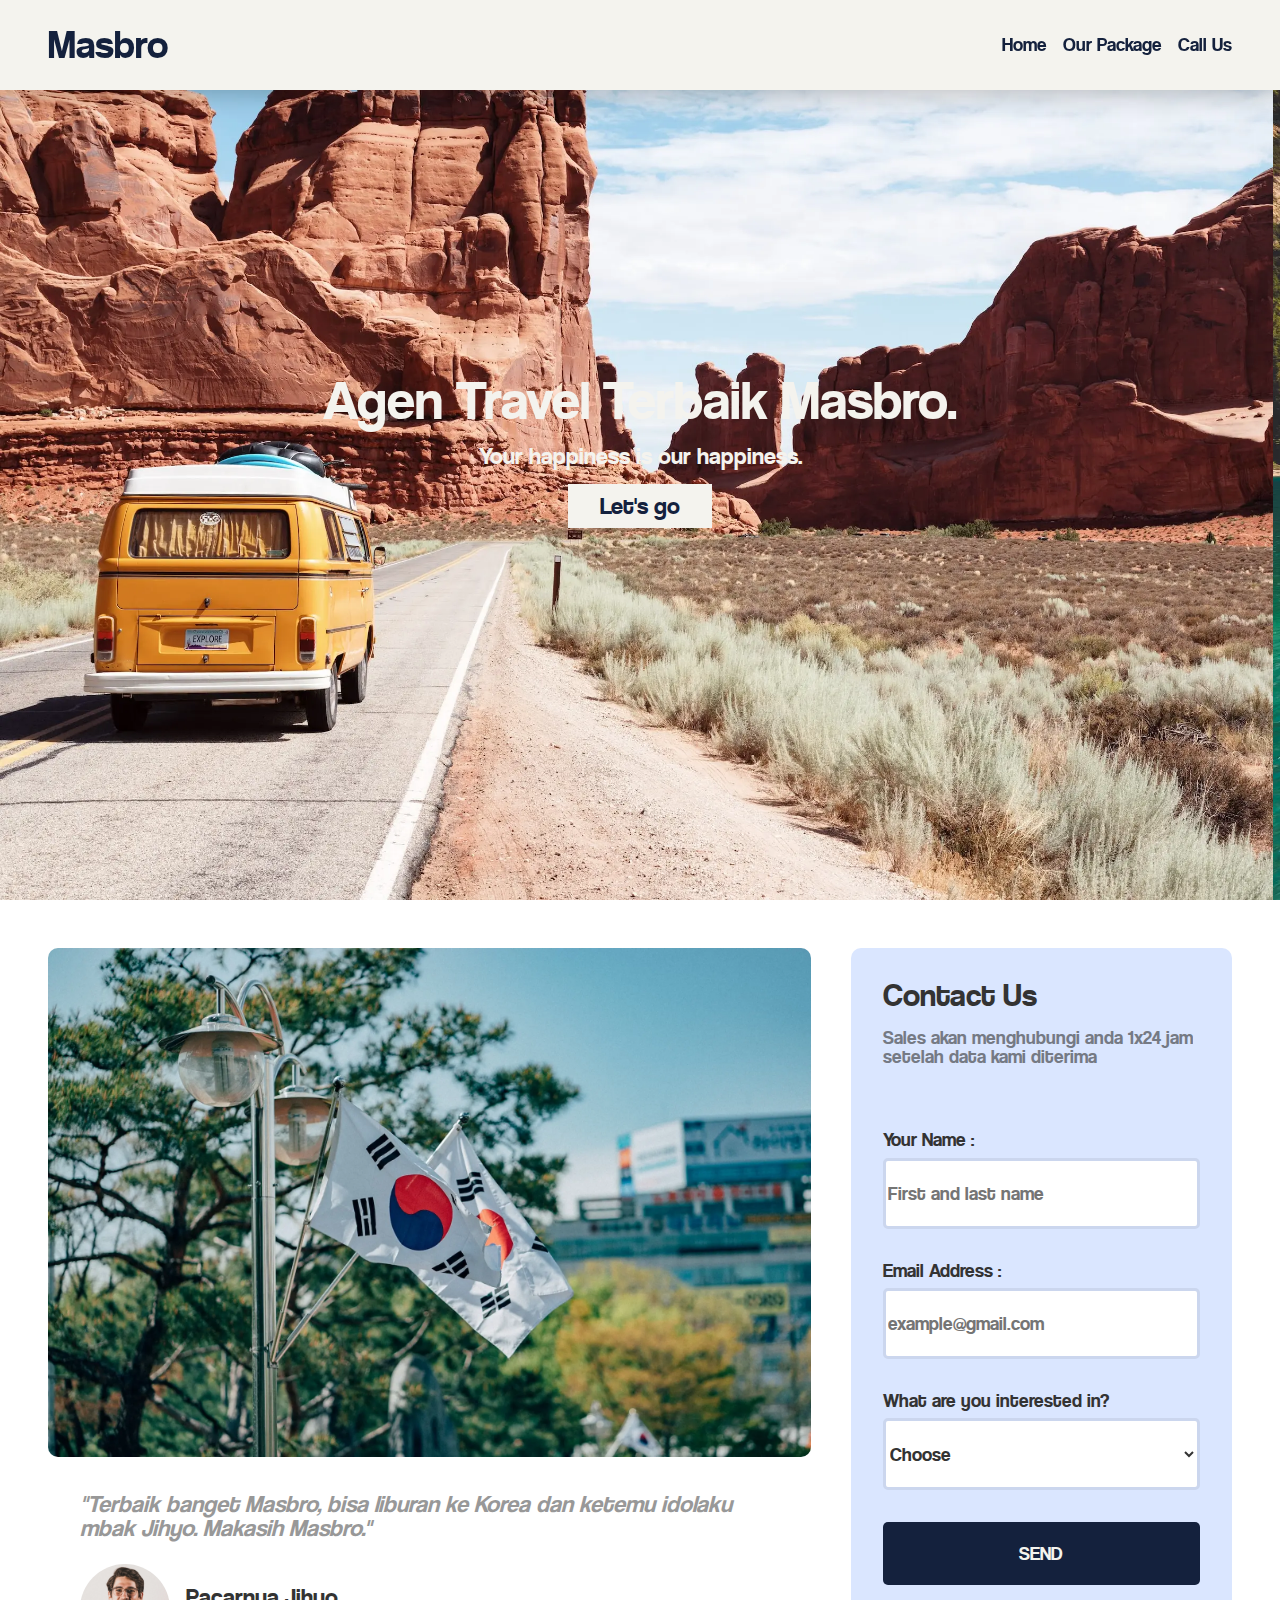
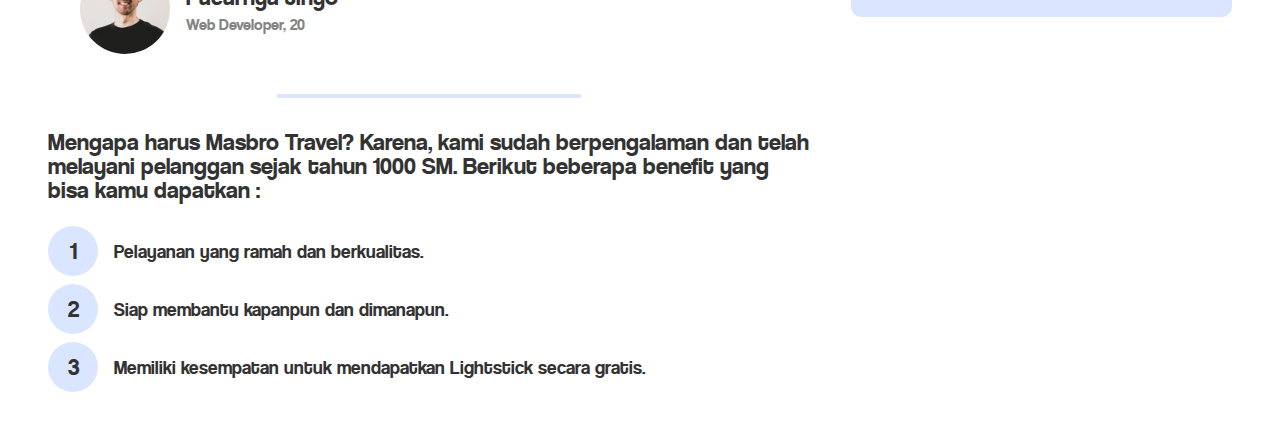
<file: index.html>
<!DOCTYPE html>
<html lang="en">

<head>
    <meta charset="UTF-8">
    <meta http-equiv="X-UA-Compatible" content="IE=edge">
    <meta name="viewport" content="width=device-width, initial-scale=1.0">
    <link rel="stylesheet" href="css/style.css">
    <link rel="stylesheet" href="css/reset.css">
    <link rel="stylesheet" href="css/font.css">
    <link rel="stylesheet" type="text/css" href="js/slick/slick/slick.css" />
    <link href="assets/icons/css/fontawesome.css" rel="stylesheet">
    <link href="assets/icons/css/brands.css" rel="stylesheet">
    <link href="assets/icons/css/solid.css" rel="stylesheet">
    <title>Masbro Travel</title>
</head>

<body>
    <nav class="navbar">
        <section class="brand-wrapper">
            <span class="brand">Masbro</span>
        </section>
        <section class="nav-link-wrapper">
            <div class="nav-link">
                <a href="#" class="nav-item home">Home</a>
                <a href="#package" class="nav-item package">Our Package</a>
                <a href="#call" class="nav-item call">Call Us</a>
            </div>
        </section>
    </nav>
    <main class="hero-wrapper">
        <section class="hero">
            <img src="image/dino-reichmuth-A5rCN8626Ck-unsplash.webp" alt="" class="gambar">
            <img src="image/ezgif.com-gif-maker.webp" alt="" class="gambar">
            <img src="image/ezgif.com-gif-maker (1).webp" alt="" class="gambar">
        </section>
        <header class="header-wrapper">
            <section class="title-wrapper">
                <span class="title">Agen Travel Terbaik Masbro.</span>
            </section>
            <section class="sub-title-wrapper">
                <span class="subtitle">Your happiness is our happiness.</span>
            </section>
            <section class="button-wrapper">
                <button type="button" class="button">Let's go</button>
                <i class="fa-solid fa-arrow-right arrow"></i>
            </section>
        </header>
    </main>

    <main class="contact-wrapper">
        <section class="testimoni-wrapper">
            <section class="testimoni">
                <section class="gambar-testimoni">
                    <img src="image/daniel-bernard-qjsmpf0aO48-unsplash.webp" alt="">
                </section>
                <section class="customer">
                    <section class="ulasan">
                        <span><i>"Terbaik banget Masbro, bisa liburan ke Korea dan ketemu idolaku mbak Jihyo. Makasih Masbro."</i></span>
                    </section>
                    <section class="user">
                        <img src="image/alexander-hipp-iEEBWgY_6lA-unsplash.webp" alt="">
                        <div class="user-detail">
                            <span>Pacarnya Jihyo</span>
                            <span>Web Developer, 20</span>
                        </div>
                    </section>
                </section>
            </section>
            <div class="garis"></div>
            <section class="information">
                <section class="info-header">
                    <span>Mengapa harus Masbro Travel? Karena, kami sudah berpengalaman dan telah melayani pelanggan sejak tahun 1000 SM. Berikut beberapa benefit yang bisa kamu dapatkan : </span>
                </section>
                <section class="info-list">
                    <div class="list list-1">
                        <div class="number number-1">1</div>
                        <span class="benefit">Pelayanan yang ramah dan berkualitas.</span>
                    </div>
                    <div class="list list-2">
                        <div class="number number-2">2</div>
                        <span class="benefit">Siap membantu kapanpun dan dimanapun.</span>
                    </div>
                    <div class="list list-3">
                        <div class="number number-3">3</div>
                        <span class="benefit">Memiliki kesempatan untuk mendapatkan Lightstick secara gratis.</span>
                    </div>
                </section>
            </section>
        </section>
        <section class="contact-us-wrapper">
            <div class="contact-header">
                <span>Contact Us</span>
                <span>Sales akan menghubungi anda 1x24 jam setelah data kami diterima</span>
            </div>
            <div class="form-wrapper">
                <form action="" class="form">
                    <div class="data">
                        <label for="name">Your Name :</label>
                        <input type="text" name="name" class="name" placeholder="First and last name" minlength="5" id="name">
                    </div>
                    <div class="data">
                        <label for="email">Email Address :</label>
                        <input type="email" name="email" placeholder="example@gmail.com" class="email" id="email">
                    </div>
                    <div class="data">
                        <label for="interest">What are you interested in?</label>
                        <select name="interest" class="interest" id="interest">
                            <option value="" disabled selected>Choose</option>
                            <option value="travel">Travel</option>
                            <option value="writing">Writing</option>
                            <option value="gaming">Gaming</option>
                        </select>
                    </div>
                    <div class="data">
                        <button type="button" class="submit-form">SEND</button>
                    </div>
                </form>
            </div>
        </section>
    </main>





    <script src="https://cdnjs.cloudflare.com/ajax/libs/jquery/3.6.3/jquery.min.js"
        integrity="sha512-STof4xm1wgkfm7heWqFJVn58Hm3EtS31XFaagaa8VMReCXAkQnJZ+jEy8PCC/iT18dFy95WcExNHFTqLyp72eQ=="
        crossorigin="anonymous" referrerpolicy="no-referrer"></script>
    <script type="text/javascript" src="js/slick/slick/slick.min.js"></script>
    <script src="js/slick.js"></script>
    <script src="js/script.js"></script>
</body>

</html>
</file>
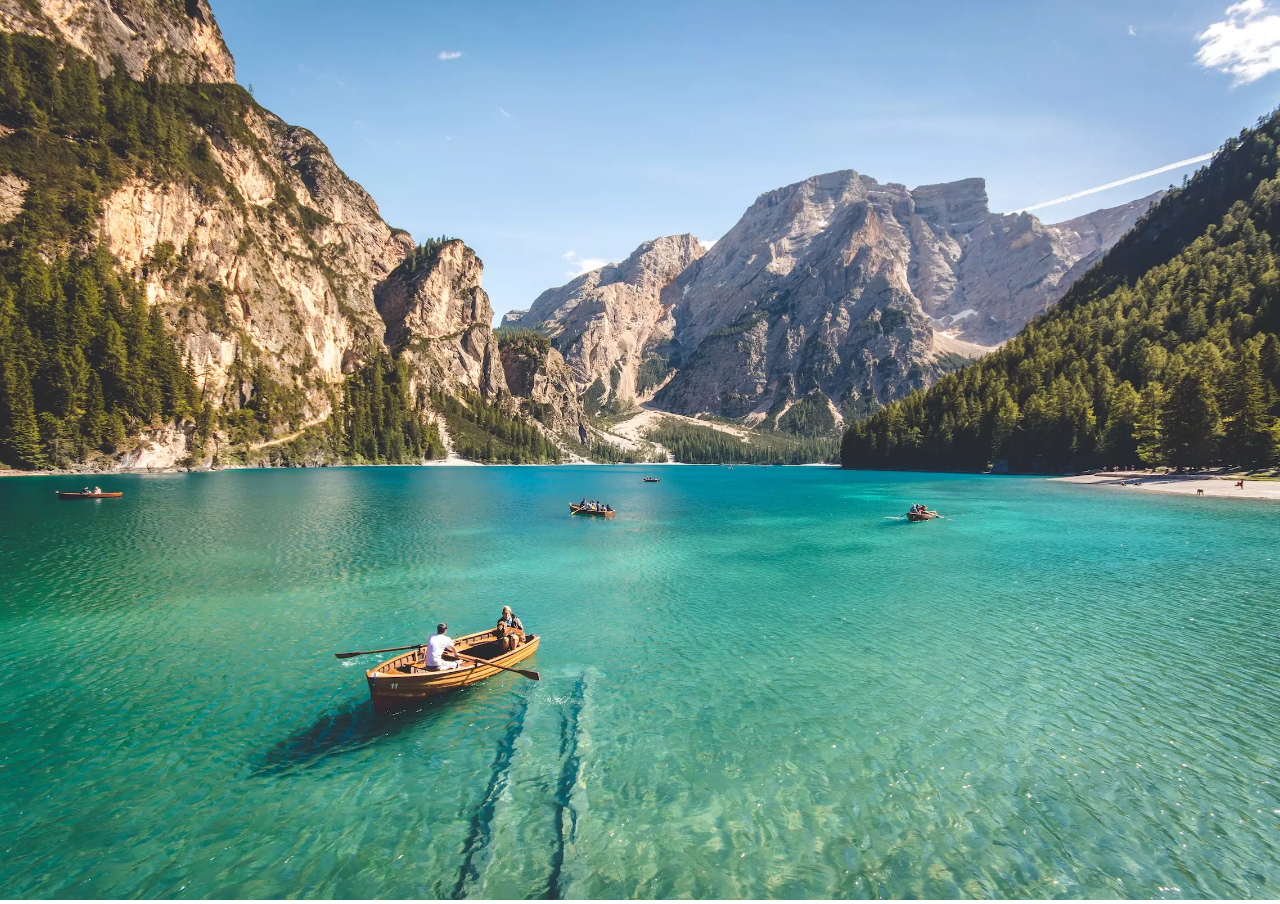
<file: coba.html>
<!DOCTYPE html>
<html lang="en">

<head>
    <meta charset="UTF-8">
    <meta http-equiv="X-UA-Compatible" content="IE=edge">
    <meta name="viewport" content="width=device-width, initial-scale=1.0">
    <title>Document</title>
    <style>
        * {
            margin: 0;
            padding: 0;
        }

        body {
            overflow-x: hidden;
        }

        .container {
            margin: 0 auto;
            height: 100vh;
            width: 100%;
        }

        .slides {
            display: flex;
            height: 100%;
        }

        .slide {
            min-width: 100%;
        }

        .slide img {
            height: 100%;
            width: 100%;
            object-fit: cover;
        }
    </style>
</head>

<body>
    <main class="container">
        <div class="slides">
            <div class="slide">
                <img src="image/ezgif.com-gif-maker.webp" alt="">
            </div>
            <div class="slide">
                <img src="image/ezgif.com-gif-maker (1).webp" alt="">
            </div>
            <div class="slide">
                <img src="image/dino-reichmuth-A5rCN8626Ck-unsplash.webp" alt="">
            </div>
        </div>
    </main>


    <script>
        const slide = document.querySelector('.slides')
        const interval = 3000

        let slides = document.querySelectorAll('.slide')
        let index = 1

        const firstClone = slides[0].cloneNode(true)
        const lastClone = slides[slides.length - 1].cloneNode(true)

        firstClone.id = 'first-clone'
        lastClone.id = 'last-clone'

        slide.append(firstClone)
        slide.prepend(lastClone)

        const slideWidth = slides[index].clientWidth

        slide.style.transform = `translateX(${-slideWidth * index}px)`

        const startSlide = () => {
            setInterval(() => {
                index++
                slide.style.transform = `translateX(${-slideWidth * index}px)`
                slide.style.transition = '2s ease-in-out'
            }, interval);
        }

        startSlide()

        slide.addEventListener('transitionend', () => {
            slides = document.querySelectorAll('.slide')

            if (slides[index].id == 'first-clone') {
                slide.style.transition = 'none'
                index = 1
                slide.style.transform = `translateX(${-slideWidth * index}px)`
            }
        })

    </script>


</body>

</html>
</file>
<file: css/style.css>
:root {
    --primary: #14213D;
    --secondary: #F4F3EE;
    --normal: 1.5rem;
    --black: #333;
    --bg: #dae6ff;
    --2rem: 2rem;
    --border: #d1d1d1;
}

html {
    scroll-behavior: smooth;
}

body {
    overflow-x: hidden;
    font-family: 'coolveticaregular';
}

.navbar {
    position: fixed;
    top: 0;
    left: 0;
    width: 100%;
    height: 10vh;
    background-color: var(--secondary);
    display: flex;
    align-items: center;
    justify-content: space-between;
    padding: 0 3rem;
    box-sizing: border-box;
    box-shadow: 0 1px 30px rgba(0, 0, 0, 0.288);
    z-index: 10000;
}

.brand-wrapper {
    height: 100%;
}

.brand {
    display: flex;
    align-items: center;
    height: 100%;
    font-size: 2.5rem;
    color: var(--primary);
    transition: 200ms ease-in-out;
}

.nav-link {
    display: flex;
    column-gap: 1rem;
}

.nav-item {
    font-size: 1.2rem;
    text-decoration: none;
    color: var(--primary);
    outline: transparent;
    transition: all 200ms ease-in-out;
}

.nav-item:hover,
.nav-item:focus {
    transform: translateY(-3px);
}

.hero-wrapper {
    position: relative;
}

.hero {
    height: 100vh;
    width: 100%;
    display: flex;
    z-index: -1;
}

.hero-slide {
    min-width: 100%;
    position: relative;
}

.hero-slide::after {
    content: '';
    position: absolute;
    top: 0;
    left: 0;
    right: 0;
    bottom: 0;
    background-color: #000000a1;
}

.hero img {
    height: 100%;
    width: 100%;
    object-fit: cover;
}

.header-wrapper {
    position: absolute;
    top: 0;
    left: 0;
    z-index: 5;
    height: 100vh;
    width: 100vw;
    display: flex;
    align-items: center;
    justify-content: center;
    flex-direction: column;
    color: var(--secondary);
    row-gap: 1rem;
}

.title {
    font-size: 3.5rem;
}

.subtitle {
    font-size: 1.5rem;
}

.button-wrapper {
    position: relative;
    display: flex;
    align-items: center;
}

.button {
    position: relative;
    outline: transparent;
    font-family: inherit;
    border: none;
    font-size: 1.5rem;
    padding: .5rem 2rem;
    background-color: var(--secondary);
    color: var(--primary);
    z-index: 1;
    transition: all 200ms ease-in-out;
}

.button::before {
    content: '';
    position: absolute;
    top: 0;
    left: 0;
    right: 0;
    bottom: 0;
    background-color: var(--primary);
    transform-origin: left;
    transform: scaleX(0);
    z-index: -1;
    transition: all 200ms ease-in-out;
}

.arrow {
    font-size: 1.2rem;
    color: var(--secondary);
    position: absolute;
    top: 50%;
    left: 80%;
    transform: translate(-50%, -50%) rotate(180deg);
    z-index: -1;
    transition: left 200ms ease-in-out;
}

.button:hover::before,
.button:focus::before {
    transform: scaleX(1);
}

.button:hover,
.button:focus {
    color: var(--secondary);
}

.button:hover~.arrow,
.button:focus~.arrow {
    left: 120%;
    transform: translate(-50%, -50%) rotate(0);
}

.contact-wrapper {
    padding: 3rem;
    display: grid;
    grid-template-columns: 2fr 1fr;
    justify-items: center;
    column-gap: 2.5rem;
    color: var(--black);
}

.testimoni-wrapper {
    width: 100%;
}

.testimoni {
    display: flex;
    flex-direction: column;
}

.gambar-testimoni img {
    width: 100%;
    border-radius: 10px;
}

.customer {
    display: flex;
    flex-direction: column;
    align-items: start;
    justify-content: center;
    padding: 2rem;
    width: 100%;
    gap: 1.5rem;
    box-sizing: border-box;
}

.ulasan {
    opacity: .5;
    font-size: var(--normal);
}

.user {
    display: flex;
    gap: 1rem;
    align-items: center;
}

.user img {
    height: 10vh;
    border-radius: 50%;
}

.user-detail {
    display: flex;
    flex-direction: column;
    gap: .5rem;
}

.user-detail span:nth-child(1) {
    font-size: var(--normal);
}

.user-detail span:nth-child(2) {
    opacity: .6;
}

.garis {
    position: relative;
    width: 100%;
    border-radius: 2px;
    height: 4px;
    margin: .5rem 0 2rem 0;
}

.garis::before {
    content: '';
    position: absolute;
    left: 50%;
    transform: translateX(-50%);
    border-radius: 2px;
    width: 40%;
    height: 100%;
    background-color: var(--bg);
}

.information {
    display: flex;
    flex-direction: column;
    gap: 1.5rem;
    width: 100%;
}

.info-header {
    font-size: var(--normal);
}

.info-list {
    display: flex;
    flex-direction: column;
    gap: .5rem;
}

.number {
    font-size: var(--normal);
    margin-right: 1rem;
    background-color: var(--bg);
    height: 50px;
    width: 50px;
    display: flex;
    align-items: center;
    justify-content: center;
    border-radius: 50%;
}

.list {
    display: flex;
    align-items: center;
}

.benefit {
    font-size: 1.2rem;
}

.contact-us-wrapper {
    width: 100%;
    border-radius: 10px;
    background-color: #dae6ff;
    padding: 2rem;
    box-sizing: border-box;
    align-self: self-start;
}

.contact-header {
    display: flex;
    flex-direction: column;
    gap: 1rem;
    margin-bottom: 4rem;
}

.contact-header span:nth-child(1) {
    font-size: var(--2rem);
}

.contact-header span:nth-child(2) {
    font-size: 1.2rem;
    opacity: .6;
}

.data {
    font-size: 1.2rem;
    display: flex;
    flex-direction: column;
}

.data:not(:last-child) {
    margin-bottom: 2rem;
}

.data label {
    margin-bottom: .5rem;
}

.data input {
    height: 7vh;
    font-size: 1.2rem;
    border-radius: 5px;
    font-family: inherit;
    outline: transparent;
    border: 3px solid #cbd6ee;
    transition: all 200ms ease-in-out;
}


.interest {
    border-radius: 5px;
    font-size: 1.2rem;
    border: 3px solid #cbd6ee;
    outline: transparent;
    font-family: inherit;
    height: 8vh;
    color: var(--black);
    background-color: white;
}

.form input:invalid {
    border: 3px solid red;
}

.submit-form {
    outline: transparent;
    border: none;
    font-family: inherit;
    height: 7vh;
    border-radius: 5px;
    font-size: 1.2rem;
    color: var(--secondary);
    background-color: var(--primary);
    overflow: hidden;
    transition: all 200ms ease-in-out;
    cursor: pointer;
}

.submit-form:hover,
.submit-form:focus {
    transform: scale(.95);
}

.package-title {
    height: 15vh;
    width: 100%;
    background-color: var(--bg);
    display: flex;
    align-items: center;
    justify-content: center;
    font-size: 2rem;
    color: var(--primary);
}

.package-wrapper {
    padding: 3rem;
}

.package-1, .package-2 {
    display: grid;
    grid-template-columns: repeat(3, 1fr);
}

.package-list {
    display: grid;
    grid-template-columns: auto 1fr;
    grid-template-rows: 1fr;
    gap: 1rem;
}

.icon-wrapper {
    display: flex;
    align-items: center;
    justify-content: center;
    height: 50px;
    width: 50px;
    background-color: var(--bg);
    border-radius: 50%;
}

.icon-wrapper > svg {
    height: 1.5rem;
}

.icon-wrapper svg path{
    color: #91abe7;
}

.package-desc {
    display: flex;
    flex-direction: column;
    gap: 1rem;
    padding: .8rem 0;
}

.package-desc header {
    color: var(--primary);
    font-size: var(--normal);
}

.package-desc span {
    color: var(--black);
    opacity: .6;
    font-size: 1.1rem;
}

.garis-package {
    position: relative;
    width: 100%;
    height: 4px;
    margin: 3rem 0;
}

.garis-package::before {
    content: '';
    position: absolute;
    height: 100%;
    width: 30%;
    left: 50%;
    border-radius: 2px;
    transform: translateX(-50%);
    background-color: var(--bg);
}

.call-action-wrapper {
    margin-top: 2rem;
    padding: 4rem 3rem;
    border-top: 2px solid #eee;
    border-bottom: 2px solid #eee;
    height: 20vh;
    display: flex;
    flex-direction: column;
    align-items: center;
    gap: 2.5rem;
    justify-content: center;
}

.call-desc {
    display: flex;
    flex-direction: column;
    align-items: center;
    justify-content: center;
    width: 100%;
    gap: 1rem;
}

.call-title {
    color: var(--primary);
    font-size: var(--2rem);
}

.call-subtitle {
    width: 50%;
    text-align: center;
    opacity: .6;
    font-size: 1.1rem;
}

.call-button {
    position: relative;
    background-color: white;
    outline: transparent;
    text-decoration: none;
    color: var(--primary);
    border: 2px solid var(--primary);
    padding: .7rem 3rem;
    font-size: 1.2rem;
    z-index: 1;
    transition: 200ms ease-in-out;
}

.call-button::before {
    content: '';
    position: absolute;
    top: 0;
    left: 0;
    bottom: 0;
    right: 0;
    background-color: var(--primary);
    z-index: -1;
    transform-origin: left;
    transform: scaleX(0);
    transition: 200ms ease-in-out;
}

.call-button:hover,
.call-button:active {
    color: white;
}

.call-button:hover::before,
.call-button:focus::before {
    transform: scaleX(1);
}

.footer {
    height: 20vh;
    display: flex;
    flex-direction: column;
    align-items: center;
    justify-content: center;
    gap: .8rem;
}

.footer-brand {
    font-size: 1.7rem;
    color: var(--primary);
}

.footer-detail {
    display: flex;
    flex-direction: column;
    gap: .3rem;
    text-align: center;
    opacity: .6;
}

.terms {
    display: flex;
    gap: 1rem;
}

@media screen and (max-width: 600px) {
    body {
        overflow-x: hidden;
    }

    .navbar {
        padding: 0 1rem;
        height: 8vh;
    }

    .brand {
        font-size: 1.6rem;
    }

    .nav-link {
        column-gap: .55rem;
    }

    .nav-item {
        font-size: .9rem;
    }

    .hero-wrapper {
        overflow: hidden;
    }

    .hero {
        height: 100svh;
    }

    .header-wrapper {
        height: 100svh;
    }

    .title {
        font-size: 1.9rem;
    }

    .subtitle {
        font-size: 1rem;
    }

    .button {
        font-size: 1rem;
        padding: .5rem 1.5rem;
    }

    .arrow {
        font-size: .9rem;
    }

    .contact-wrapper {
        grid-template-columns: 1fr;
        grid-template-rows: 1fr .5fr;
        gap: 1.5rem;
        padding: 1rem;
    }

    .customer {
        padding: 1rem 0;
    }

    .ulasan {
        font-size: 1rem;
    }

    .user img {
        height: 7vh;
    }

    .user-detail {
        gap: .1rem;
    }

    .user-detail span:nth-child(1) {
        font-size: 1rem;
    }

    .user-detail span:nth-child(2) {
        font-size: .8rem;
    }

    .info-header {
        font-size: 1rem;
    }

    .information {
        gap: 1rem;
    }

    .list {
        display: grid;
        grid-template-columns: 30px 1fr;
        gap: 1rem;
    }

    .number {
        font-size: 1rem;
        height: 30px;
        width: 30px;
        margin-right: .5rem;
    }

    .benefit {
        font-size: .8rem;
    }

    .contact-us-wrapper {
        padding: 1rem;
    }

    .contact-header {
        margin-bottom: 2rem;
    }

    .contact-header span:nth-child(1) {
        font-size: 1.2rem;
    }

    .contact-header span:nth-child(2) {
        font-size: .8rem;
    }

    .data {
        font-size: .8rem;
    }

    .data:not(:last-child) {
        margin-bottom: 1rem;
    }

    .data input {
        font-size: .8rem;
        height: 5vh;
    }

    .interest {
        font-size: .8rem;
        height: 6vh;
    }

    .submit-form {
        height: 5vh;
        font-size: .8rem;
    }

    .package-header {
        margin-top: 1rem;
    }

    .package-title {
        font-size: 1.2rem;
        height: 8vh;
    }

    .package-wrapper {
        padding: 1rem;
    }

    .package-1, .package-2 {
        grid-template-columns: 1fr;
        grid-template-rows: 1fr;
        gap: .6rem;
    }

    .icon-wrapper {
        height: 30px;
        width: 30px;
    }

    .icon-wrapper svg {
        height: 1rem;
    }

    .package-desc {
        padding: .3rem 0;
        gap: .5rem;
    }

    .package-desc header {
        font-size: 1.2rem;
    }

    .package-desc span {
        font-size: .8rem;
    }

    .garis-package {
        margin: 1.5rem 0;
    }

    .call-action-wrapper {
        padding: 2rem 1rem;
        gap: 1rem;
        height: 15vh;
    }

    .call-desc {
        gap: .5rem;
    }

    .call-title {
        font-size: 1.2rem;
    }

    .call-subtitle {
        font-size: .8rem;
        width: 90%;
    }

    .call-button {
        font-size: 1rem;
        padding: .4rem 1.5rem;
    }

    .footer {
        height: 10vh;
        gap: .5rem;
    }

    .footer-brand {
        font-size: 1.1rem;
    }

    .footer-detail {
        font-size: .7rem;
        gap: .1rem;
    }

    .terms {
        gap: .5rem;
    }

}

@media screen and (max-width:320px) {
    .title {
        font-size: 1.7rem;
    }
}
</file>
<file: css/font.css>
@font-face {
    font-family: 'coolveticaregular';
    src: url('coolvetica_rg-webfont.woff2') format('woff2'),
        url('coolvetica_rg-webfont.woff') format('woff');
    font-weight: normal;
    font-style: normal;

}
</file>
<file: assets/icons/css/brands.css>
/*!
 * Font Awesome Free 6.3.0 by @fontawesome - https://fontawesome.com
 * License - https://fontawesome.com/license/free (Icons: CC BY 4.0, Fonts: SIL OFL 1.1, Code: MIT License)
 * Copyright 2023 Fonticons, Inc.
 */
:root, :host {
  --fa-style-family-brands: 'Font Awesome 6 Brands';
  --fa-font-brands: normal 400 1em/1 'Font Awesome 6 Brands'; }

@font-face {
  font-family: 'Font Awesome 6 Brands';
  font-style: normal;
  font-weight: 400;
  font-display: block;
  src: url("../webfonts/fa-brands-400.woff2") format("woff2"), url("../webfonts/fa-brands-400.ttf") format("truetype"); }

.fab,
.fa-brands {
  font-weight: 400; }

.fa-monero:before {
  content: "\f3d0"; }

.fa-hooli:before {
  content: "\f427"; }

.fa-yelp:before {
  content: "\f1e9"; }

.fa-cc-visa:before {
  content: "\f1f0"; }

.fa-lastfm:before {
  content: "\f202"; }

.fa-shopware:before {
  content: "\f5b5"; }

.fa-creative-commons-nc:before {
  content: "\f4e8"; }

.fa-aws:before {
  content: "\f375"; }

.fa-redhat:before {
  content: "\f7bc"; }

.fa-yoast:before {
  content: "\f2b1"; }

.fa-cloudflare:before {
  content: "\e07d"; }

.fa-ups:before {
  content: "\f7e0"; }

.fa-wpexplorer:before {
  content: "\f2de"; }

.fa-dyalog:before {
  content: "\f399"; }

.fa-bity:before {
  content: "\f37a"; }

.fa-stackpath:before {
  content: "\f842"; }

.fa-buysellads:before {
  content: "\f20d"; }

.fa-first-order:before {
  content: "\f2b0"; }

.fa-modx:before {
  content: "\f285"; }

.fa-guilded:before {
  content: "\e07e"; }

.fa-vnv:before {
  content: "\f40b"; }

.fa-square-js:before {
  content: "\f3b9"; }

.fa-js-square:before {
  content: "\f3b9"; }

.fa-microsoft:before {
  content: "\f3ca"; }

.fa-qq:before {
  content: "\f1d6"; }

.fa-orcid:before {
  content: "\f8d2"; }

.fa-java:before {
  content: "\f4e4"; }

.fa-invision:before {
  content: "\f7b0"; }

.fa-creative-commons-pd-alt:before {
  content: "\f4ed"; }

.fa-centercode:before {
  content: "\f380"; }

.fa-glide-g:before {
  content: "\f2a6"; }

.fa-drupal:before {
  content: "\f1a9"; }

.fa-hire-a-helper:before {
  content: "\f3b0"; }

.fa-creative-commons-by:before {
  content: "\f4e7"; }

.fa-unity:before {
  content: "\e049"; }

.fa-whmcs:before {
  content: "\f40d"; }

.fa-rocketchat:before {
  content: "\f3e8"; }

.fa-vk:before {
  content: "\f189"; }

.fa-untappd:before {
  content: "\f405"; }

.fa-mailchimp:before {
  content: "\f59e"; }

.fa-css3-alt:before {
  content: "\f38b"; }

.fa-square-reddit:before {
  content: "\f1a2"; }

.fa-reddit-square:before {
  content: "\f1a2"; }

.fa-vimeo-v:before {
  content: "\f27d"; }

.fa-contao:before {
  content: "\f26d"; }

.fa-square-font-awesome:before {
  content: "\e5ad"; }

.fa-deskpro:before {
  content: "\f38f"; }

.fa-sistrix:before {
  content: "\f3ee"; }

.fa-square-instagram:before {
  content: "\e055"; }

.fa-instagram-square:before {
  content: "\e055"; }

.fa-battle-net:before {
  content: "\f835"; }

.fa-the-red-yeti:before {
  content: "\f69d"; }

.fa-square-hacker-news:before {
  content: "\f3af"; }

.fa-hacker-news-square:before {
  content: "\f3af"; }

.fa-edge:before {
  content: "\f282"; }

.fa-napster:before {
  content: "\f3d2"; }

.fa-square-snapchat:before {
  content: "\f2ad"; }

.fa-snapchat-square:before {
  content: "\f2ad"; }

.fa-google-plus-g:before {
  content: "\f0d5"; }

.fa-artstation:before {
  content: "\f77a"; }

.fa-markdown:before {
  content: "\f60f"; }

.fa-sourcetree:before {
  content: "\f7d3"; }

.fa-google-plus:before {
  content: "\f2b3"; }

.fa-diaspora:before {
  content: "\f791"; }

.fa-foursquare:before {
  content: "\f180"; }

.fa-stack-overflow:before {
  content: "\f16c"; }

.fa-github-alt:before {
  content: "\f113"; }

.fa-phoenix-squadron:before {
  content: "\f511"; }

.fa-pagelines:before {
  content: "\f18c"; }

.fa-algolia:before {
  content: "\f36c"; }

.fa-red-river:before {
  content: "\f3e3"; }

.fa-creative-commons-sa:before {
  content: "\f4ef"; }

.fa-safari:before {
  content: "\f267"; }

.fa-google:before {
  content: "\f1a0"; }

.fa-square-font-awesome-stroke:before {
  content: "\f35c"; }

.fa-font-awesome-alt:before {
  content: "\f35c"; }

.fa-atlassian:before {
  content: "\f77b"; }

.fa-linkedin-in:before {
  content: "\f0e1"; }

.fa-digital-ocean:before {
  content: "\f391"; }

.fa-nimblr:before {
  content: "\f5a8"; }

.fa-chromecast:before {
  content: "\f838"; }

.fa-evernote:before {
  content: "\f839"; }

.fa-hacker-news:before {
  content: "\f1d4"; }

.fa-creative-commons-sampling:before {
  content: "\f4f0"; }

.fa-adversal:before {
  content: "\f36a"; }

.fa-creative-commons:before {
  content: "\f25e"; }

.fa-watchman-monitoring:before {
  content: "\e087"; }

.fa-fonticons:before {
  content: "\f280"; }

.fa-weixin:before {
  content: "\f1d7"; }

.fa-shirtsinbulk:before {
  content: "\f214"; }

.fa-codepen:before {
  content: "\f1cb"; }

.fa-git-alt:before {
  content: "\f841"; }

.fa-lyft:before {
  content: "\f3c3"; }

.fa-rev:before {
  content: "\f5b2"; }

.fa-windows:before {
  content: "\f17a"; }

.fa-wizards-of-the-coast:before {
  content: "\f730"; }

.fa-square-viadeo:before {
  content: "\f2aa"; }

.fa-viadeo-square:before {
  content: "\f2aa"; }

.fa-meetup:before {
  content: "\f2e0"; }

.fa-centos:before {
  content: "\f789"; }

.fa-adn:before {
  content: "\f170"; }

.fa-cloudsmith:before {
  content: "\f384"; }

.fa-pied-piper-alt:before {
  content: "\f1a8"; }

.fa-square-dribbble:before {
  content: "\f397"; }

.fa-dribbble-square:before {
  content: "\f397"; }

.fa-codiepie:before {
  content: "\f284"; }

.fa-node:before {
  content: "\f419"; }

.fa-mix:before {
  content: "\f3cb"; }

.fa-steam:before {
  content: "\f1b6"; }

.fa-cc-apple-pay:before {
  content: "\f416"; }

.fa-scribd:before {
  content: "\f28a"; }

.fa-openid:before {
  content: "\f19b"; }

.fa-instalod:before {
  content: "\e081"; }

.fa-expeditedssl:before {
  content: "\f23e"; }

.fa-sellcast:before {
  content: "\f2da"; }

.fa-square-twitter:before {
  content: "\f081"; }

.fa-twitter-square:before {
  content: "\f081"; }

.fa-r-project:before {
  content: "\f4f7"; }

.fa-delicious:before {
  content: "\f1a5"; }

.fa-freebsd:before {
  content: "\f3a4"; }

.fa-vuejs:before {
  content: "\f41f"; }

.fa-accusoft:before {
  content: "\f369"; }

.fa-ioxhost:before {
  content: "\f208"; }

.fa-fonticons-fi:before {
  content: "\f3a2"; }

.fa-app-store:before {
  content: "\f36f"; }

.fa-cc-mastercard:before {
  content: "\f1f1"; }

.fa-itunes-note:before {
  content: "\f3b5"; }

.fa-golang:before {
  content: "\e40f"; }

.fa-kickstarter:before {
  content: "\f3bb"; }

.fa-grav:before {
  content: "\f2d6"; }

.fa-weibo:before {
  content: "\f18a"; }

.fa-uncharted:before {
  content: "\e084"; }

.fa-firstdraft:before {
  content: "\f3a1"; }

.fa-square-youtube:before {
  content: "\f431"; }

.fa-youtube-square:before {
  content: "\f431"; }

.fa-wikipedia-w:before {
  content: "\f266"; }

.fa-wpressr:before {
  content: "\f3e4"; }

.fa-rendact:before {
  content: "\f3e4"; }

.fa-angellist:before {
  content: "\f209"; }

.fa-galactic-republic:before {
  content: "\f50c"; }

.fa-nfc-directional:before {
  content: "\e530"; }

.fa-skype:before {
  content: "\f17e"; }

.fa-joget:before {
  content: "\f3b7"; }

.fa-fedora:before {
  content: "\f798"; }

.fa-stripe-s:before {
  content: "\f42a"; }

.fa-meta:before {
  content: "\e49b"; }

.fa-laravel:before {
  content: "\f3bd"; }

.fa-hotjar:before {
  content: "\f3b1"; }

.fa-bluetooth-b:before {
  content: "\f294"; }

.fa-sticker-mule:before {
  content: "\f3f7"; }

.fa-creative-commons-zero:before {
  content: "\f4f3"; }

.fa-hips:before {
  content: "\f452"; }

.fa-behance:before {
  content: "\f1b4"; }

.fa-reddit:before {
  content: "\f1a1"; }

.fa-discord:before {
  content: "\f392"; }

.fa-chrome:before {
  content: "\f268"; }

.fa-app-store-ios:before {
  content: "\f370"; }

.fa-cc-discover:before {
  content: "\f1f2"; }

.fa-wpbeginner:before {
  content: "\f297"; }

.fa-confluence:before {
  content: "\f78d"; }

.fa-mdb:before {
  content: "\f8ca"; }

.fa-dochub:before {
  content: "\f394"; }

.fa-accessible-icon:before {
  content: "\f368"; }

.fa-ebay:before {
  content: "\f4f4"; }

.fa-amazon:before {
  content: "\f270"; }

.fa-unsplash:before {
  content: "\e07c"; }

.fa-yarn:before {
  content: "\f7e3"; }

.fa-square-steam:before {
  content: "\f1b7"; }

.fa-steam-square:before {
  content: "\f1b7"; }

.fa-500px:before {
  content: "\f26e"; }

.fa-square-vimeo:before {
  content: "\f194"; }

.fa-vimeo-square:before {
  content: "\f194"; }

.fa-asymmetrik:before {
  content: "\f372"; }

.fa-font-awesome:before {
  content: "\f2b4"; }

.fa-font-awesome-flag:before {
  content: "\f2b4"; }

.fa-font-awesome-logo-full:before {
  content: "\f2b4"; }

.fa-gratipay:before {
  content: "\f184"; }

.fa-apple:before {
  content: "\f179"; }

.fa-hive:before {
  content: "\e07f"; }

.fa-gitkraken:before {
  content: "\f3a6"; }

.fa-keybase:before {
  content: "\f4f5"; }

.fa-apple-pay:before {
  content: "\f415"; }

.fa-padlet:before {
  content: "\e4a0"; }

.fa-amazon-pay:before {
  content: "\f42c"; }

.fa-square-github:before {
  content: "\f092"; }

.fa-github-square:before {
  content: "\f092"; }

.fa-stumbleupon:before {
  content: "\f1a4"; }

.fa-fedex:before {
  content: "\f797"; }

.fa-phoenix-framework:before {
  content: "\f3dc"; }

.fa-shopify:before {
  content: "\e057"; }

.fa-neos:before {
  content: "\f612"; }

.fa-hackerrank:before {
  content: "\f5f7"; }

.fa-researchgate:before {
  content: "\f4f8"; }

.fa-swift:before {
  content: "\f8e1"; }

.fa-angular:before {
  content: "\f420"; }

.fa-speakap:before {
  content: "\f3f3"; }

.fa-angrycreative:before {
  content: "\f36e"; }

.fa-y-combinator:before {
  content: "\f23b"; }

.fa-empire:before {
  content: "\f1d1"; }

.fa-envira:before {
  content: "\f299"; }

.fa-square-gitlab:before {
  content: "\e5ae"; }

.fa-gitlab-square:before {
  content: "\e5ae"; }

.fa-studiovinari:before {
  content: "\f3f8"; }

.fa-pied-piper:before {
  content: "\f2ae"; }

.fa-wordpress:before {
  content: "\f19a"; }

.fa-product-hunt:before {
  content: "\f288"; }

.fa-firefox:before {
  content: "\f269"; }

.fa-linode:before {
  content: "\f2b8"; }

.fa-goodreads:before {
  content: "\f3a8"; }

.fa-square-odnoklassniki:before {
  content: "\f264"; }

.fa-odnoklassniki-square:before {
  content: "\f264"; }

.fa-jsfiddle:before {
  content: "\f1cc"; }

.fa-sith:before {
  content: "\f512"; }

.fa-themeisle:before {
  content: "\f2b2"; }

.fa-page4:before {
  content: "\f3d7"; }

.fa-hashnode:before {
  content: "\e499"; }

.fa-react:before {
  content: "\f41b"; }

.fa-cc-paypal:before {
  content: "\f1f4"; }

.fa-squarespace:before {
  content: "\f5be"; }

.fa-cc-stripe:before {
  content: "\f1f5"; }

.fa-creative-commons-share:before {
  content: "\f4f2"; }

.fa-bitcoin:before {
  content: "\f379"; }

.fa-keycdn:before {
  content: "\f3ba"; }

.fa-opera:before {
  content: "\f26a"; }

.fa-itch-io:before {
  content: "\f83a"; }

.fa-umbraco:before {
  content: "\f8e8"; }

.fa-galactic-senate:before {
  content: "\f50d"; }

.fa-ubuntu:before {
  content: "\f7df"; }

.fa-draft2digital:before {
  content: "\f396"; }

.fa-stripe:before {
  content: "\f429"; }

.fa-houzz:before {
  content: "\f27c"; }

.fa-gg:before {
  content: "\f260"; }

.fa-dhl:before {
  content: "\f790"; }

.fa-square-pinterest:before {
  content: "\f0d3"; }

.fa-pinterest-square:before {
  content: "\f0d3"; }

.fa-xing:before {
  content: "\f168"; }

.fa-blackberry:before {
  content: "\f37b"; }

.fa-creative-commons-pd:before {
  content: "\f4ec"; }

.fa-playstation:before {
  content: "\f3df"; }

.fa-quinscape:before {
  content: "\f459"; }

.fa-less:before {
  content: "\f41d"; }

.fa-blogger-b:before {
  content: "\f37d"; }

.fa-opencart:before {
  content: "\f23d"; }

.fa-vine:before {
  content: "\f1ca"; }

.fa-paypal:before {
  content: "\f1ed"; }

.fa-gitlab:before {
  content: "\f296"; }

.fa-typo3:before {
  content: "\f42b"; }

.fa-reddit-alien:before {
  content: "\f281"; }

.fa-yahoo:before {
  content: "\f19e"; }

.fa-dailymotion:before {
  content: "\e052"; }

.fa-affiliatetheme:before {
  content: "\f36b"; }

.fa-pied-piper-pp:before {
  content: "\f1a7"; }

.fa-bootstrap:before {
  content: "\f836"; }

.fa-odnoklassniki:before {
  content: "\f263"; }

.fa-nfc-symbol:before {
  content: "\e531"; }

.fa-ethereum:before {
  content: "\f42e"; }

.fa-speaker-deck:before {
  content: "\f83c"; }

.fa-creative-commons-nc-eu:before {
  content: "\f4e9"; }

.fa-patreon:before {
  content: "\f3d9"; }

.fa-avianex:before {
  content: "\f374"; }

.fa-ello:before {
  content: "\f5f1"; }

.fa-gofore:before {
  content: "\f3a7"; }

.fa-bimobject:before {
  content: "\f378"; }

.fa-facebook-f:before {
  content: "\f39e"; }

.fa-square-google-plus:before {
  content: "\f0d4"; }

.fa-google-plus-square:before {
  content: "\f0d4"; }

.fa-mandalorian:before {
  content: "\f50f"; }

.fa-first-order-alt:before {
  content: "\f50a"; }

.fa-osi:before {
  content: "\f41a"; }

.fa-google-wallet:before {
  content: "\f1ee"; }

.fa-d-and-d-beyond:before {
  content: "\f6ca"; }

.fa-periscope:before {
  content: "\f3da"; }

.fa-fulcrum:before {
  content: "\f50b"; }

.fa-cloudscale:before {
  content: "\f383"; }

.fa-forumbee:before {
  content: "\f211"; }

.fa-mizuni:before {
  content: "\f3cc"; }

.fa-schlix:before {
  content: "\f3ea"; }

.fa-square-xing:before {
  content: "\f169"; }

.fa-xing-square:before {
  content: "\f169"; }

.fa-bandcamp:before {
  content: "\f2d5"; }

.fa-wpforms:before {
  content: "\f298"; }

.fa-cloudversify:before {
  content: "\f385"; }

.fa-usps:before {
  content: "\f7e1"; }

.fa-megaport:before {
  content: "\f5a3"; }

.fa-magento:before {
  content: "\f3c4"; }

.fa-spotify:before {
  content: "\f1bc"; }

.fa-optin-monster:before {
  content: "\f23c"; }

.fa-fly:before {
  content: "\f417"; }

.fa-aviato:before {
  content: "\f421"; }

.fa-itunes:before {
  content: "\f3b4"; }

.fa-cuttlefish:before {
  content: "\f38c"; }

.fa-blogger:before {
  content: "\f37c"; }

.fa-flickr:before {
  content: "\f16e"; }

.fa-viber:before {
  content: "\f409"; }

.fa-soundcloud:before {
  content: "\f1be"; }

.fa-digg:before {
  content: "\f1a6"; }

.fa-tencent-weibo:before {
  content: "\f1d5"; }

.fa-symfony:before {
  content: "\f83d"; }

.fa-maxcdn:before {
  content: "\f136"; }

.fa-etsy:before {
  content: "\f2d7"; }

.fa-facebook-messenger:before {
  content: "\f39f"; }

.fa-audible:before {
  content: "\f373"; }

.fa-think-peaks:before {
  content: "\f731"; }

.fa-bilibili:before {
  content: "\e3d9"; }

.fa-erlang:before {
  content: "\f39d"; }

.fa-cotton-bureau:before {
  content: "\f89e"; }

.fa-dashcube:before {
  content: "\f210"; }

.fa-42-group:before {
  content: "\e080"; }

.fa-innosoft:before {
  content: "\e080"; }

.fa-stack-exchange:before {
  content: "\f18d"; }

.fa-elementor:before {
  content: "\f430"; }

.fa-square-pied-piper:before {
  content: "\e01e"; }

.fa-pied-piper-square:before {
  content: "\e01e"; }

.fa-creative-commons-nd:before {
  content: "\f4eb"; }

.fa-palfed:before {
  content: "\f3d8"; }

.fa-superpowers:before {
  content: "\f2dd"; }

.fa-resolving:before {
  content: "\f3e7"; }

.fa-xbox:before {
  content: "\f412"; }

.fa-searchengin:before {
  content: "\f3eb"; }

.fa-tiktok:before {
  content: "\e07b"; }

.fa-square-facebook:before {
  content: "\f082"; }

.fa-facebook-square:before {
  content: "\f082"; }

.fa-renren:before {
  content: "\f18b"; }

.fa-linux:before {
  content: "\f17c"; }

.fa-glide:before {
  content: "\f2a5"; }

.fa-linkedin:before {
  content: "\f08c"; }

.fa-hubspot:before {
  content: "\f3b2"; }

.fa-deploydog:before {
  content: "\f38e"; }

.fa-twitch:before {
  content: "\f1e8"; }

.fa-ravelry:before {
  content: "\f2d9"; }

.fa-mixer:before {
  content: "\e056"; }

.fa-square-lastfm:before {
  content: "\f203"; }

.fa-lastfm-square:before {
  content: "\f203"; }

.fa-vimeo:before {
  content: "\f40a"; }

.fa-mendeley:before {
  content: "\f7b3"; }

.fa-uniregistry:before {
  content: "\f404"; }

.fa-figma:before {
  content: "\f799"; }

.fa-creative-commons-remix:before {
  content: "\f4ee"; }

.fa-cc-amazon-pay:before {
  content: "\f42d"; }

.fa-dropbox:before {
  content: "\f16b"; }

.fa-instagram:before {
  content: "\f16d"; }

.fa-cmplid:before {
  content: "\e360"; }

.fa-facebook:before {
  content: "\f09a"; }

.fa-gripfire:before {
  content: "\f3ac"; }

.fa-jedi-order:before {
  content: "\f50e"; }

.fa-uikit:before {
  content: "\f403"; }

.fa-fort-awesome-alt:before {
  content: "\f3a3"; }

.fa-phabricator:before {
  content: "\f3db"; }

.fa-ussunnah:before {
  content: "\f407"; }

.fa-earlybirds:before {
  content: "\f39a"; }

.fa-trade-federation:before {
  content: "\f513"; }

.fa-autoprefixer:before {
  content: "\f41c"; }

.fa-whatsapp:before {
  content: "\f232"; }

.fa-slideshare:before {
  content: "\f1e7"; }

.fa-google-play:before {
  content: "\f3ab"; }

.fa-viadeo:before {
  content: "\f2a9"; }

.fa-line:before {
  content: "\f3c0"; }

.fa-google-drive:before {
  content: "\f3aa"; }

.fa-servicestack:before {
  content: "\f3ec"; }

.fa-simplybuilt:before {
  content: "\f215"; }

.fa-bitbucket:before {
  content: "\f171"; }

.fa-imdb:before {
  content: "\f2d8"; }

.fa-deezer:before {
  content: "\e077"; }

.fa-raspberry-pi:before {
  content: "\f7bb"; }

.fa-jira:before {
  content: "\f7b1"; }

.fa-docker:before {
  content: "\f395"; }

.fa-screenpal:before {
  content: "\e570"; }

.fa-bluetooth:before {
  content: "\f293"; }

.fa-gitter:before {
  content: "\f426"; }

.fa-d-and-d:before {
  content: "\f38d"; }

.fa-microblog:before {
  content: "\e01a"; }

.fa-cc-diners-club:before {
  content: "\f24c"; }

.fa-gg-circle:before {
  content: "\f261"; }

.fa-pied-piper-hat:before {
  content: "\f4e5"; }

.fa-kickstarter-k:before {
  content: "\f3bc"; }

.fa-yandex:before {
  content: "\f413"; }

.fa-readme:before {
  content: "\f4d5"; }

.fa-html5:before {
  content: "\f13b"; }

.fa-sellsy:before {
  content: "\f213"; }

.fa-sass:before {
  content: "\f41e"; }

.fa-wirsindhandwerk:before {
  content: "\e2d0"; }

.fa-wsh:before {
  content: "\e2d0"; }

.fa-buromobelexperte:before {
  content: "\f37f"; }

.fa-salesforce:before {
  content: "\f83b"; }

.fa-octopus-deploy:before {
  content: "\e082"; }

.fa-medapps:before {
  content: "\f3c6"; }

.fa-ns8:before {
  content: "\f3d5"; }

.fa-pinterest-p:before {
  content: "\f231"; }

.fa-apper:before {
  content: "\f371"; }

.fa-fort-awesome:before {
  content: "\f286"; }

.fa-waze:before {
  content: "\f83f"; }

.fa-cc-jcb:before {
  content: "\f24b"; }

.fa-snapchat:before {
  content: "\f2ab"; }

.fa-snapchat-ghost:before {
  content: "\f2ab"; }

.fa-fantasy-flight-games:before {
  content: "\f6dc"; }

.fa-rust:before {
  content: "\e07a"; }

.fa-wix:before {
  content: "\f5cf"; }

.fa-square-behance:before {
  content: "\f1b5"; }

.fa-behance-square:before {
  content: "\f1b5"; }

.fa-supple:before {
  content: "\f3f9"; }

.fa-rebel:before {
  content: "\f1d0"; }

.fa-css3:before {
  content: "\f13c"; }

.fa-staylinked:before {
  content: "\f3f5"; }

.fa-kaggle:before {
  content: "\f5fa"; }

.fa-space-awesome:before {
  content: "\e5ac"; }

.fa-deviantart:before {
  content: "\f1bd"; }

.fa-cpanel:before {
  content: "\f388"; }

.fa-goodreads-g:before {
  content: "\f3a9"; }

.fa-square-git:before {
  content: "\f1d2"; }

.fa-git-square:before {
  content: "\f1d2"; }

.fa-square-tumblr:before {
  content: "\f174"; }

.fa-tumblr-square:before {
  content: "\f174"; }

.fa-trello:before {
  content: "\f181"; }

.fa-creative-commons-nc-jp:before {
  content: "\f4ea"; }

.fa-get-pocket:before {
  content: "\f265"; }

.fa-perbyte:before {
  content: "\e083"; }

.fa-grunt:before {
  content: "\f3ad"; }

.fa-weebly:before {
  content: "\f5cc"; }

.fa-connectdevelop:before {
  content: "\f20e"; }

.fa-leanpub:before {
  content: "\f212"; }

.fa-black-tie:before {
  content: "\f27e"; }

.fa-themeco:before {
  content: "\f5c6"; }

.fa-python:before {
  content: "\f3e2"; }

.fa-android:before {
  content: "\f17b"; }

.fa-bots:before {
  content: "\e340"; }

.fa-free-code-camp:before {
  content: "\f2c5"; }

.fa-hornbill:before {
  content: "\f592"; }

.fa-js:before {
  content: "\f3b8"; }

.fa-ideal:before {
  content: "\e013"; }

.fa-git:before {
  content: "\f1d3"; }

.fa-dev:before {
  content: "\f6cc"; }

.fa-sketch:before {
  content: "\f7c6"; }

.fa-yandex-international:before {
  content: "\f414"; }

.fa-cc-amex:before {
  content: "\f1f3"; }

.fa-uber:before {
  content: "\f402"; }

.fa-github:before {
  content: "\f09b"; }

.fa-php:before {
  content: "\f457"; }

.fa-alipay:before {
  content: "\f642"; }

.fa-youtube:before {
  content: "\f167"; }

.fa-skyatlas:before {
  content: "\f216"; }

.fa-firefox-browser:before {
  content: "\e007"; }

.fa-replyd:before {
  content: "\f3e6"; }

.fa-suse:before {
  content: "\f7d6"; }

.fa-jenkins:before {
  content: "\f3b6"; }

.fa-twitter:before {
  content: "\f099"; }

.fa-rockrms:before {
  content: "\f3e9"; }

.fa-pinterest:before {
  content: "\f0d2"; }

.fa-buffer:before {
  content: "\f837"; }

.fa-npm:before {
  content: "\f3d4"; }

.fa-yammer:before {
  content: "\f840"; }

.fa-btc:before {
  content: "\f15a"; }

.fa-dribbble:before {
  content: "\f17d"; }

.fa-stumbleupon-circle:before {
  content: "\f1a3"; }

.fa-internet-explorer:before {
  content: "\f26b"; }

.fa-stubber:before {
  content: "\e5c7"; }

.fa-telegram:before {
  content: "\f2c6"; }

.fa-telegram-plane:before {
  content: "\f2c6"; }

.fa-old-republic:before {
  content: "\f510"; }

.fa-odysee:before {
  content: "\e5c6"; }

.fa-square-whatsapp:before {
  content: "\f40c"; }

.fa-whatsapp-square:before {
  content: "\f40c"; }

.fa-node-js:before {
  content: "\f3d3"; }

.fa-edge-legacy:before {
  content: "\e078"; }

.fa-slack:before {
  content: "\f198"; }

.fa-slack-hash:before {
  content: "\f198"; }

.fa-medrt:before {
  content: "\f3c8"; }

.fa-usb:before {
  content: "\f287"; }

.fa-tumblr:before {
  content: "\f173"; }

.fa-vaadin:before {
  content: "\f408"; }

.fa-quora:before {
  content: "\f2c4"; }

.fa-reacteurope:before {
  content: "\f75d"; }

.fa-medium:before {
  content: "\f23a"; }

.fa-medium-m:before {
  content: "\f23a"; }

.fa-amilia:before {
  content: "\f36d"; }

.fa-mixcloud:before {
  content: "\f289"; }

.fa-flipboard:before {
  content: "\f44d"; }

.fa-viacoin:before {
  content: "\f237"; }

.fa-critical-role:before {
  content: "\f6c9"; }

.fa-sitrox:before {
  content: "\e44a"; }

.fa-discourse:before {
  content: "\f393"; }

.fa-joomla:before {
  content: "\f1aa"; }

.fa-mastodon:before {
  content: "\f4f6"; }

.fa-airbnb:before {
  content: "\f834"; }

.fa-wolf-pack-battalion:before {
  content: "\f514"; }

.fa-buy-n-large:before {
  content: "\f8a6"; }

.fa-gulp:before {
  content: "\f3ae"; }

.fa-creative-commons-sampling-plus:before {
  content: "\f4f1"; }

.fa-strava:before {
  content: "\f428"; }

.fa-ember:before {
  content: "\f423"; }

.fa-canadian-maple-leaf:before {
  content: "\f785"; }

.fa-teamspeak:before {
  content: "\f4f9"; }

.fa-pushed:before {
  content: "\f3e1"; }

.fa-wordpress-simple:before {
  content: "\f411"; }

.fa-nutritionix:before {
  content: "\f3d6"; }

.fa-wodu:before {
  content: "\e088"; }

.fa-google-pay:before {
  content: "\e079"; }

.fa-intercom:before {
  content: "\f7af"; }

.fa-zhihu:before {
  content: "\f63f"; }

.fa-korvue:before {
  content: "\f42f"; }

.fa-pix:before {
  content: "\e43a"; }

.fa-steam-symbol:before {
  content: "\f3f6"; }
</file>
<file: assets/icons/css/solid.css>
/*!
 * Font Awesome Free 6.3.0 by @fontawesome - https://fontawesome.com
 * License - https://fontawesome.com/license/free (Icons: CC BY 4.0, Fonts: SIL OFL 1.1, Code: MIT License)
 * Copyright 2023 Fonticons, Inc.
 */
:root, :host {
  --fa-style-family-classic: 'Font Awesome 6 Free';
  --fa-font-solid: normal 900 1em/1 'Font Awesome 6 Free'; }

@font-face {
  font-family: 'Font Awesome 6 Free';
  font-style: normal;
  font-weight: 900;
  font-display: block;
  src: url("../webfonts/fa-solid-900.woff2") format("woff2"), url("../webfonts/fa-solid-900.ttf") format("truetype"); }

.fas,
.fa-solid {
  font-weight: 900; }
</file>
